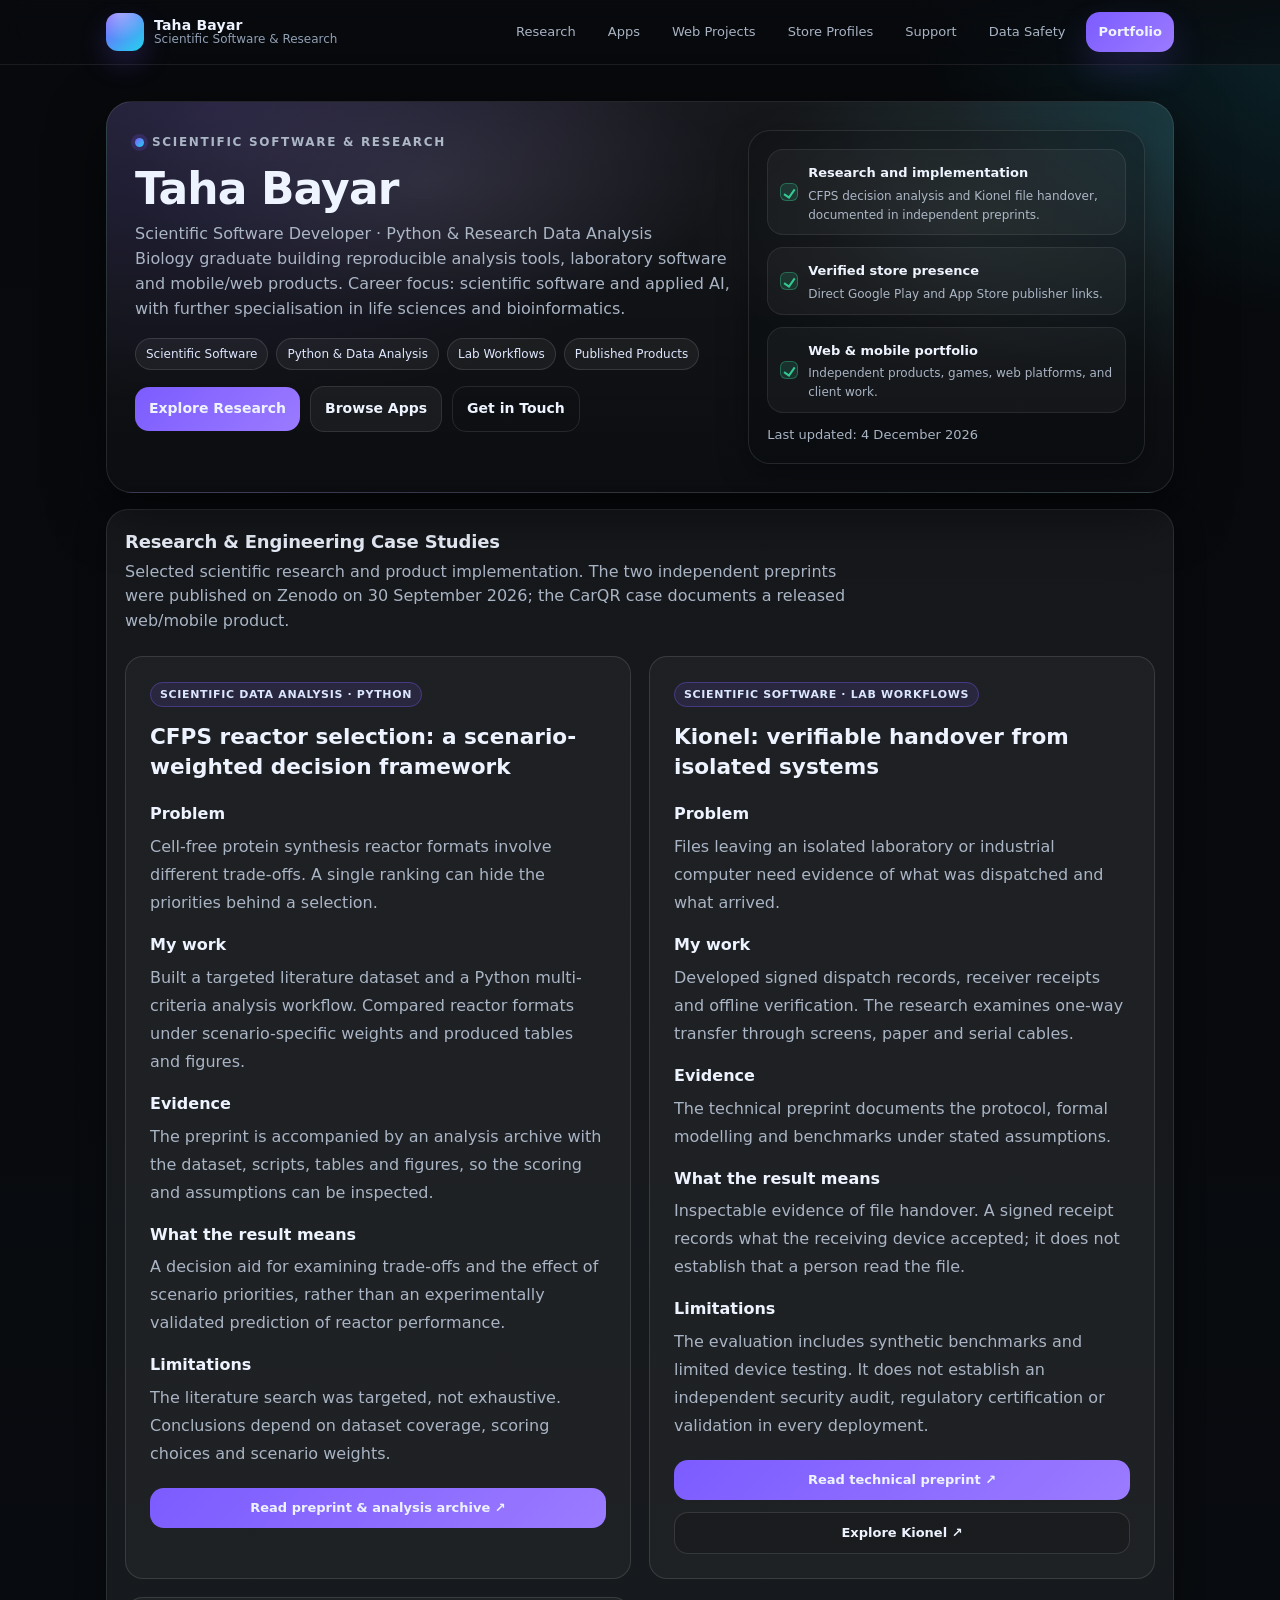
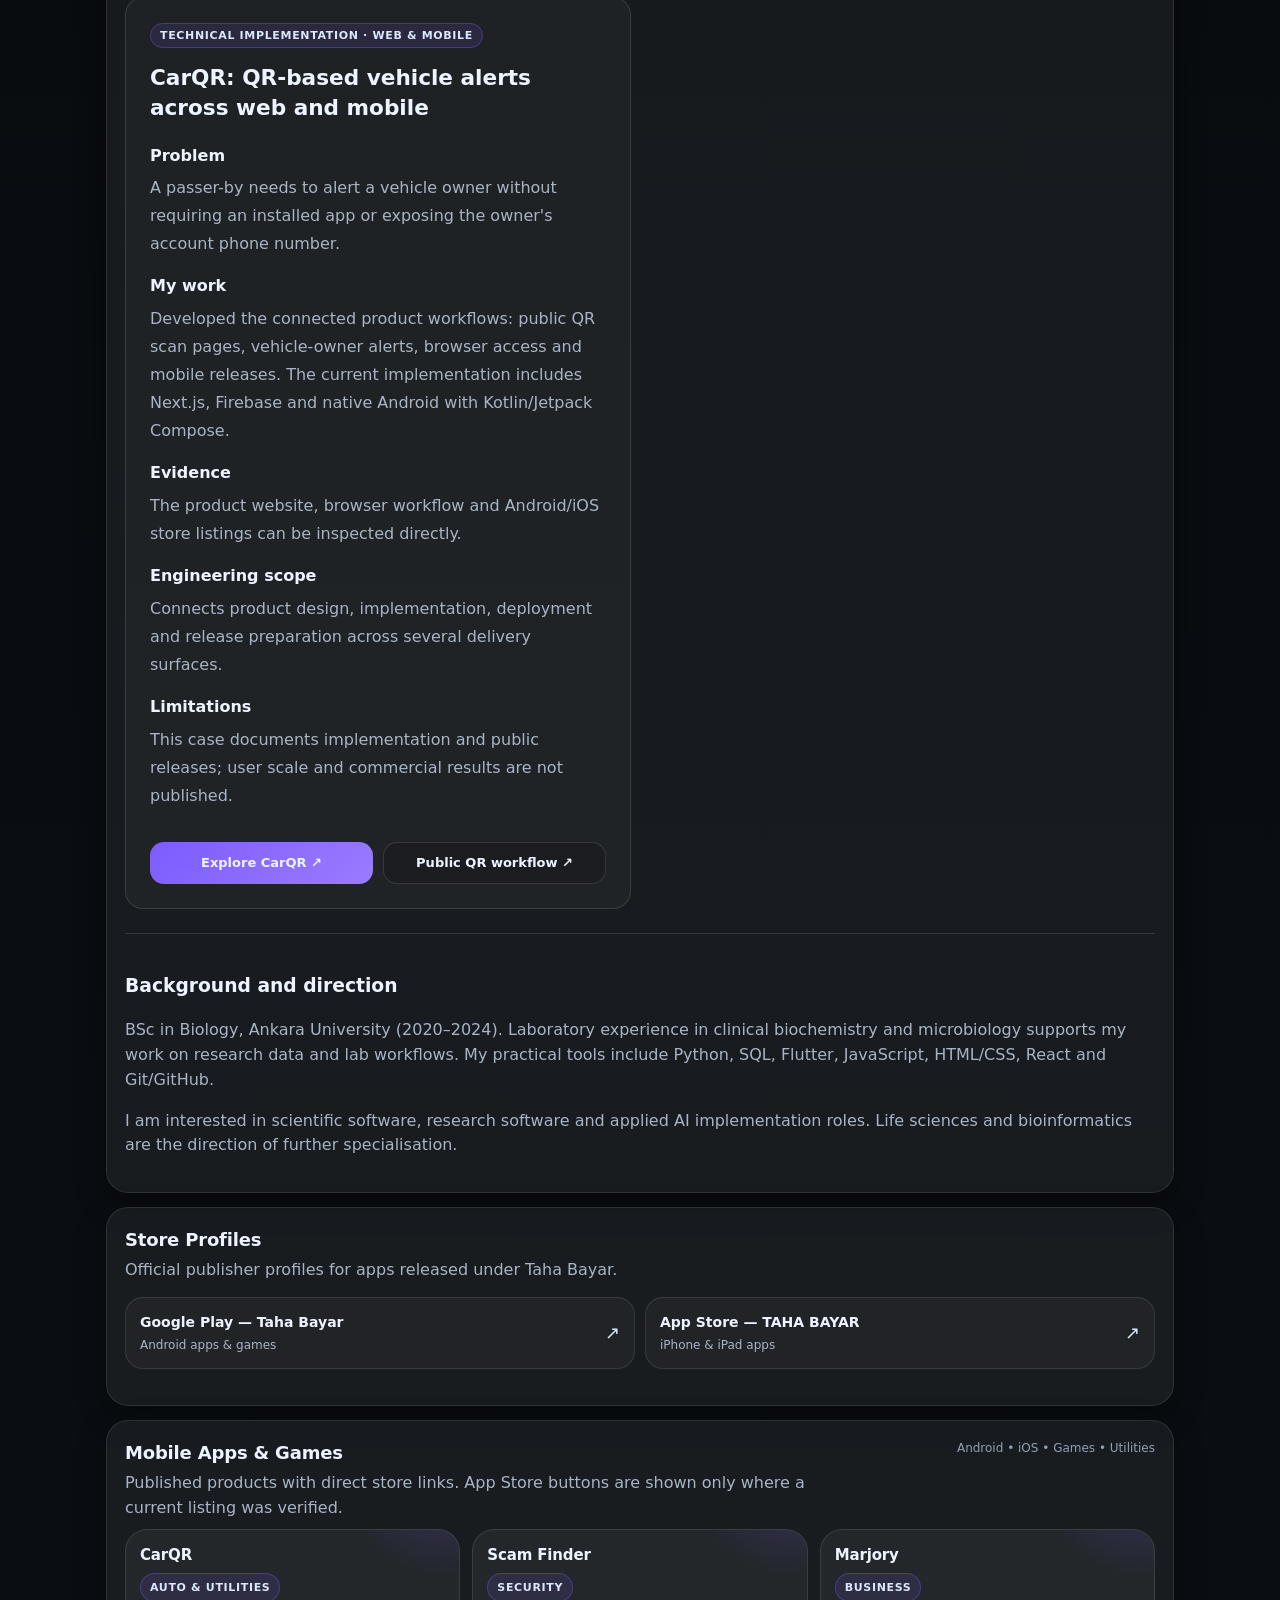
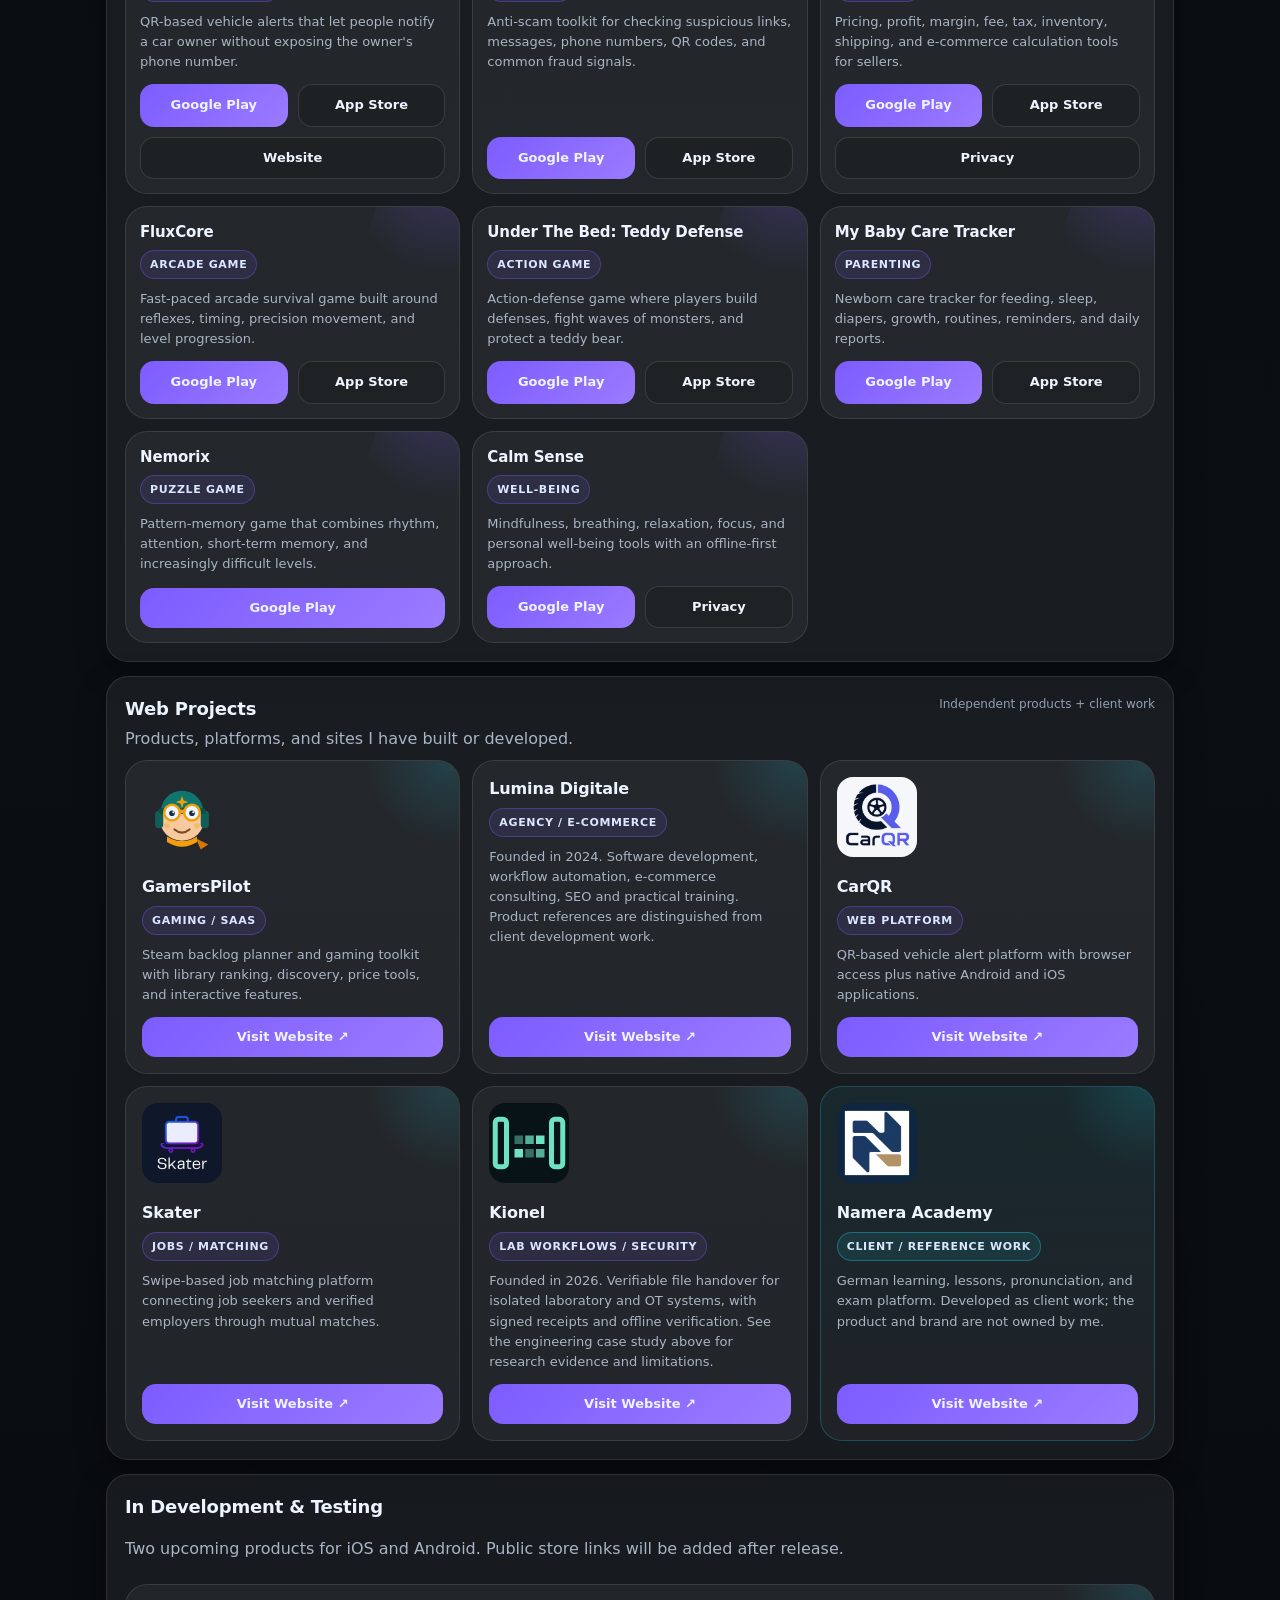
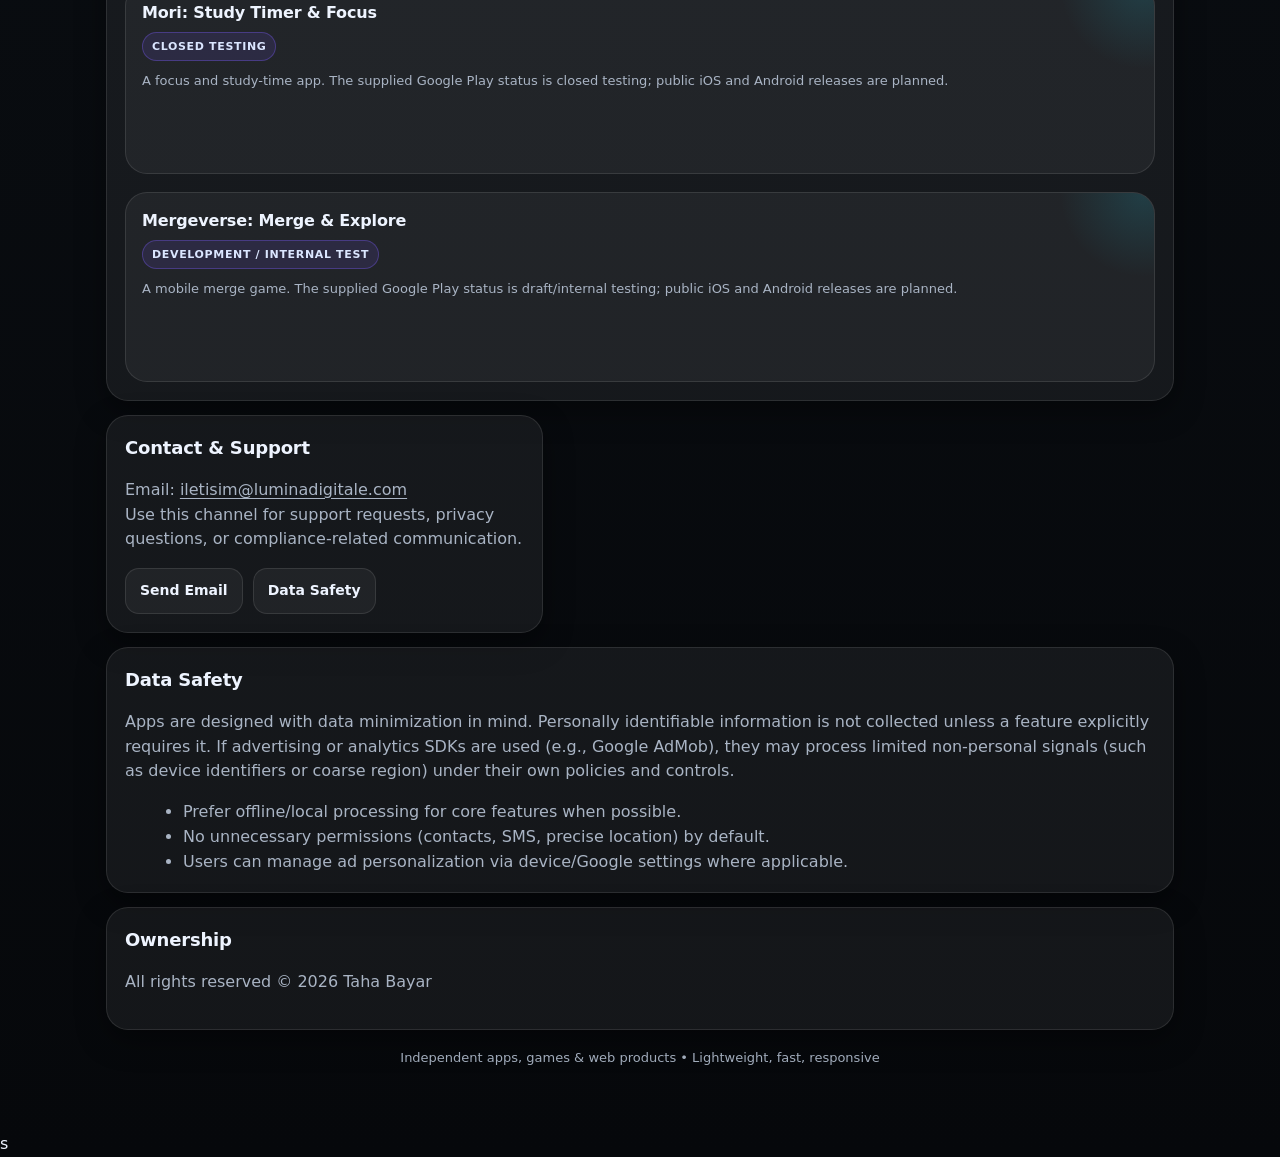
<file: index.html>
<!DOCTYPE html>

<html lang="en">
<head>
<meta charset="utf-8"/>
<meta content="width=device-width, initial-scale=1" name="viewport"/>
<meta content="dark" name="color-scheme"/>
<title>Taha Bayar — Scientific Software Developer &amp; Research Data Analysis</title>
<meta content="Taha Bayar: scientific software developer and biology graduate. Python research analysis, Kionel, CFPS research, published mobile apps and web products." name="description"/>
<style>
    :root{
      --bg:#07090c;
      --bg2:#0b0f14;
      --card:rgba(255,255,255,.06);
      --stroke:rgba(255,255,255,.12);
      --text:#eef4ff;
      --muted:#a9b4c4;
      --muted2:#91a0b4;

      --accent:#7c5cff;
      --accent2:#22d3ee;
      --ok:#34d399;

      --ring: rgba(124,92,255,.28);
      --shadow: 0 18px 55px rgba(0,0,0,.55);
      --shadow2: 0 10px 30px rgba(0,0,0,.38);

      --r: 22px;
      --max: 1100px;
      --font: system-ui, -apple-system, Segoe UI, Roboto, Helvetica, Arial, sans-serif;
    }

    *{ box-sizing:border-box; }
    html{ scroll-behavior:smooth; }
    body{
      margin:0;
      font-family:var(--font);
      color:var(--text);
      background:
        radial-gradient(1200px 700px at 10% -10%, rgba(124,92,255,.22), transparent 60%),
        radial-gradient(900px 600px at 110% 0%, rgba(34,211,238,.16), transparent 55%),
        radial-gradient(800px 500px at 50% 120%, rgba(124,92,255,.12), transparent 60%),
        linear-gradient(180deg, var(--bg), var(--bg2) 65%, #06080b);
      line-height:1.55;
    }
    a{ color:inherit; text-decoration:none; }
    code{ color:#dbe6ff; }

    .wrap{ max-width:var(--max); margin:0 auto; padding:18px 16px 64px; }

    /* ===== Top Nav ===== */
    .topbar{
      position:sticky;
      top:0;
      z-index:20;
      padding:12px 0;
      backdrop-filter: blur(14px);
      -webkit-backdrop-filter: blur(14px);
      background: linear-gradient(180deg, rgba(8,10,14,.78), rgba(8,10,14,.55));
      border-bottom:1px solid rgba(255,255,255,.08);
    }
    .topbar-inner{
      max-width:var(--max);
      margin:0 auto;
      padding:0 16px;
      display:flex;
      align-items:center;
      justify-content:space-between;
      gap:12px;
    }
    .brand{
      display:flex;
      align-items:center;
      gap:10px;
      min-width: 180px;
    }
    .logo{
      width:38px;height:38px;border-radius:12px;
      background: linear-gradient(135deg, var(--accent), var(--accent2));
      box-shadow: 0 12px 28px rgba(124,92,255,.22);
      position:relative;
      overflow:hidden;
    }
    .logo::after{
      content:"";
      position:absolute; inset:-30%;
      background: radial-gradient(circle at 30% 20%, rgba(255,255,255,.7), transparent 45%);
      transform: rotate(20deg);
      opacity:.55;
    }
    .brand-title{ display:flex; flex-direction:column; line-height:1.05; }
    .brand-title b{ font-size:14px; letter-spacing:.2px; }
    .brand-title span{ font-size:12px; color:var(--muted2); }

    .nav{
      display:flex;
      align-items:center;
      gap:10px;
      flex-wrap:wrap;
      justify-content:flex-end;
    }
    .nav a{
      font-size:13px;
      color:var(--muted);
      padding:9px 10px;
      border-radius:12px;
      border:1px solid transparent;
      transition:.18s ease;
    }
    .nav a:hover{
      color:var(--text);
      border-color: rgba(255,255,255,.12);
      background: rgba(255,255,255,.04);
    }
    .nav .cta{
      display:inline-flex; align-items:center; gap:8px;
      padding:10px 12px;
      border-radius:14px;
      border:1px solid rgba(255,255,255,.12);
      background: rgba(255,255,255,.05);
      color:var(--text);
      font-weight:650;
      box-shadow: 0 0 0 0 var(--ring);
      transition:.18s ease;
    }
    .nav .cta:hover{
      transform: translateY(-1px);
      box-shadow: 0 0 0 6px var(--ring);
    }
    .nav .cta.primary{
      border:none;
      background: linear-gradient(135deg, var(--accent), #9b7bff);
      box-shadow: 0 16px 34px rgba(124,92,255,.18);
    }

    /* ===== Hero ===== */
    .hero{
      margin-top:18px;
      border-radius: calc(var(--r) + 4px);
      border:1px solid rgba(255,255,255,.10);
      background:
        linear-gradient(180deg, rgba(255,255,255,.06), rgba(255,255,255,.02)),
        radial-gradient(900px 500px at 10% 0%, rgba(124,92,255,.18), transparent 60%),
        radial-gradient(700px 450px at 100% 10%, rgba(34,211,238,.12), transparent 55%);
      box-shadow: var(--shadow);
      overflow:hidden;
      position:relative;
    }
    .hero::before{
      content:"";
      position:absolute; inset:0;
      background:
        radial-gradient(500px 240px at 30% 20%, rgba(255,255,255,.08), transparent 60%),
        radial-gradient(420px 240px at 80% 30%, rgba(255,255,255,.06), transparent 65%);
      pointer-events:none;
    }
    .hero-inner{
      padding:28px;
      display:grid;
      grid-template-columns: 1.2fr .8fr;
      gap:18px;
      align-items:stretch;
    }
    .kicker{
      display:inline-flex; align-items:center; gap:8px;
      font-size:12px;
      letter-spacing:.14em;
      text-transform:uppercase;
      color:var(--muted);
      font-weight:800;
    }
    .dot{
      width:9px;height:9px;border-radius:999px;
      background: linear-gradient(135deg, var(--accent), var(--accent2));
      box-shadow: 0 0 0 4px rgba(124,92,255,.18);
    }
    h1{
      margin:10px 0 0;
      font-size: clamp(30px, 3.6vw, 44px);
      line-height:1.08;
      letter-spacing:-.02em;
    }
    .sub{
      margin-top:10px;
      color:var(--muted);
      font-size: clamp(14px, 1.4vw, 16px);
      max-width: 60ch;
    }
    .tagline{
      margin-top:12px;
      display:flex;
      flex-wrap:wrap;
      gap:8px;
    }
    .chip{
      font-size:12px;
      color:#dfe7ff;
      border:1px solid rgba(255,255,255,.12);
      background: rgba(255,255,255,.05);
      padding:6px 10px;
      border-radius:999px;
    }
    .hero-actions{
      margin-top:16px;
      display:flex;
      flex-wrap:wrap;
      gap:10px;
      align-items:center;
    }
    .btn{
      display:inline-flex; align-items:center; gap:9px;
      padding:11px 14px;
      border-radius:14px;
      background: rgba(255,255,255,.05);
      border:1px solid rgba(255,255,255,.10);
      color:var(--text);
      font-weight:700;
      font-size:14px;
      transition:.18s ease;
      box-shadow: 0 0 0 0 var(--ring);
    }
    .btn:hover{ transform: translateY(-1px); box-shadow: 0 0 0 6px var(--ring); }
    .btn.primary{
      border:none;
      background: linear-gradient(135deg, var(--accent), #9b7bff);
    }
    .btn.ghost{ background: transparent; }
    .icon{ width:18px; height:18px; display:inline-block; }

    .hero-side{
      border-radius: var(--r);
      border:1px solid rgba(255,255,255,.10);
      background: rgba(10,12,16,.35);
      box-shadow: var(--shadow2);
      padding:18px;
      display:flex;
      flex-direction:column;
      justify-content:space-between;
      gap:12px;
    }

    /* Ticks centered */
    .stat{
      display:flex;
      gap:10px;
      align-items:center;
      padding:10px 12px;
      border-radius: 16px;
      background: rgba(255,255,255,.04);
      border:1px solid rgba(255,255,255,.08);
    }
    .stat b{ font-size:13px; }
    .stat p{ margin:2px 0 0; font-size:12px; color:var(--muted); }
    .check{
      width:18px;height:18px;border-radius:6px;
      background: rgba(52,211,153,.14);
      border:1px solid rgba(52,211,153,.35);
      position:relative;
      flex: 0 0 auto;
      margin:0;
    }
    .check::after{
      content:"";
      position:absolute;
      left:5px; top:3px;
      width:5px; height:9px;
      border-right:2px solid rgba(52,211,153,.95);
      border-bottom:2px solid rgba(52,211,153,.95);
      transform: rotate(35deg);
    }

    /* ===== Sections ===== */
    .section{
      margin-top:16px;
      display:grid;
      gap:14px;
      grid-template-columns: repeat(12, 1fr);
    }
    .card{
      grid-column: span 12;
      background: var(--card);
      border:1px solid rgba(255,255,255,.10);
      border-radius: var(--r);
      box-shadow: var(--shadow2);
      padding:18px;
    }
    .card h2{
      margin:0 0 10px;
      font-size:18px;
      letter-spacing:-.01em;
    }
    .muted{ color: var(--muted); }

    .span-7{ grid-column: span 7; }
    .span-5{ grid-column: span 5; }

    /* ===== Apps ===== */
    .apps-grid{
      display:grid;
      gap:12px;
      grid-template-columns: repeat(12, 1fr);
      margin-top:8px;
    }
    .app{
      grid-column: span 4;
      border-radius: var(--r);
      border:1px solid rgba(255,255,255,.10);
      background: rgba(255,255,255,.05);
      padding:14px;
      position:relative;
      overflow:hidden;
      transition: .18s ease;
      display:flex;
      flex-direction:column;
    }
    .app:hover{
      transform: translateY(-2px);
      border-color: rgba(255,255,255,.18);
      background: rgba(255,255,255,.07);
    }
    .app::before{
      content:"";
      position:absolute; inset:-40% -30% auto auto;
      width:180px; height:180px;
      background: radial-gradient(circle at 30% 30%, rgba(124,92,255,.25), transparent 60%);
      transform: rotate(18deg);
      pointer-events:none;
    }

    /* ✅ CHANGE: title top becomes vertical (name then badge) */
    .app-top{
      display:flex;
      flex-direction:column;
      align-items:flex-start;
      gap:6px;
    }

    /* ✅ CHANGE: title becomes one-line horizontal, no clamp */
    .app-name{
      font-weight:850;
      letter-spacing:-.01em;
      font-size:15px;
      margin:0;
      white-space:nowrap;
      overflow:hidden;
      text-overflow:ellipsis;
      max-width:100%;
    }

    .badge{
      font-size:11px;
      font-weight:800;
      letter-spacing:.06em;
      text-transform:uppercase;
      color:#dbe6ff;
      padding:5px 9px;
      border-radius:999px;
      border:1px solid rgba(124,92,255,.35);
      background: rgba(124,92,255,.12);
      flex: 0 0 auto;
      white-space:nowrap;
    }

    /* description */
    .app-desc{
      margin:10px 0 0;
      font-size:13px;
      color: var(--muted);
      overflow:hidden;
      display:-webkit-box;
      -webkit-line-clamp: 3;
      -webkit-box-orient: vertical;
      min-height: 60px;
      word-break: break-word;
      hyphens: auto;
    }

    .app-actions{
      display:flex;
      flex-wrap:wrap;
      gap:10px;
      margin-top:auto;
      padding-top:12px;
    }
    .link-btn{
      display:inline-flex;
      align-items:center;
      justify-content:center;
      gap:8px;
      padding:10px 12px;
      border-radius:14px;
      border:1px solid rgba(255,255,255,.12);
      background: rgba(0,0,0,.15);
      font-weight:750;
      font-size:13px;
      transition:.18s ease;
      box-shadow: 0 0 0 0 var(--ring);
      width: 100%;
      text-align:center;
    }
    .link-btn:hover{
      transform: translateY(-1px);
      box-shadow: 0 0 0 6px var(--ring);
    }
    .link-btn.primary{
      border:none;
      background: linear-gradient(135deg, var(--accent), #9b7bff);
    }

    /* Hida: future-ready */
    .app.disabled{ opacity:.72; }
    .link-btn[aria-disabled="true"]{
      cursor:not-allowed;
      opacity:.75;
      background: rgba(255,255,255,.04);
      border:1px solid rgba(255,255,255,.10);
      box-shadow:none;
    }
    .link-btn[aria-disabled="true"]:hover{
      transform:none;
      box-shadow:none;
    }


    /* ===== Store profiles & web projects ===== */
    .store-profiles{
      display:grid;
      grid-template-columns:repeat(2, minmax(0, 1fr));
      gap:10px;
      margin:14px 0 18px;
    }
    .store-profile{
      display:flex;
      align-items:center;
      justify-content:space-between;
      gap:12px;
      padding:14px;
      border-radius:18px;
      border:1px solid rgba(255,255,255,.10);
      background:rgba(255,255,255,.04);
      transition:.18s ease;
    }
    .store-profile:hover{
      transform:translateY(-1px);
      border-color:rgba(255,255,255,.18);
      background:rgba(255,255,255,.06);
    }
    .store-profile b{display:block;font-size:14px;}
    .store-profile span{display:block;margin-top:2px;font-size:12px;color:var(--muted);}
    .store-arrow{font-size:18px;color:#dbe6ff;flex:0 0 auto;}

    .projects-grid{
      display:grid;
      gap:12px;
      grid-template-columns:repeat(12, 1fr);
      margin-top:8px;
    }
    .project{
      grid-column:span 4;
      border-radius:var(--r);
      border:1px solid rgba(255,255,255,.10);
      background:rgba(255,255,255,.05);
      padding:16px;
      display:flex;
      flex-direction:column;
      min-height:190px;
      transition:.18s ease;
      position:relative;
      overflow:hidden;
    }
    .project:hover{
      transform:translateY(-2px);
      border-color:rgba(255,255,255,.18);
      background:rgba(255,255,255,.07);
    }
    .project::before{
      content:"";
      position:absolute;
      width:180px;height:180px;
      right:-80px;top:-90px;
      border-radius:999px;
      background:radial-gradient(circle, rgba(34,211,238,.15), transparent 66%);
      pointer-events:none;
    }
    .project h3{margin:0;font-size:16px;letter-spacing:-.01em;}
    .project p{margin:10px 0 0;font-size:13px;color:var(--muted);}
    .project .app-actions{margin-top:auto;}
    .project.reference{
      border-color:rgba(34,211,238,.24);
      background:linear-gradient(180deg, rgba(34,211,238,.07), rgba(255,255,255,.04));
    }
    .badge.client{
      border-color:rgba(34,211,238,.35);
      background:rgba(34,211,238,.10);
    }
    .section-head{
      display:flex;
      align-items:flex-start;
      justify-content:space-between;
      gap:14px;
      flex-wrap:wrap;
      margin-bottom:6px;
    }
    .section-head h2{margin-bottom:4px;}
    .section-head p{margin:0;max-width:72ch;}
    .mini-note{font-size:12px;color:var(--muted2);}
    .app-actions .link-btn{
      width:auto;
      flex:1 1 130px;
    }

    @media (max-width: 980px){
      .project{grid-column:span 6;}
    }
    @media (max-width: 620px){
      .store-profiles{grid-template-columns:1fr;}
      .project{grid-column:span 12;}
    }

    /* ===== Footer ===== */
    footer{
      margin-top:18px;
      text-align:center;
      color: var(--muted);
      font-size:13px;
      opacity:.95;
    }

    /* ===== Responsive ===== */
    @media (max-width: 980px){
      .hero-inner{ grid-template-columns: 1fr; }
      .span-7,.span-5{ grid-column: span 12; }
      .app{ grid-column: span 6; }
    }
    @media (max-width: 620px){
      .app{ grid-column: span 12; }
      .hero-inner{ padding:18px; }
      .topbar-inner{ gap:10px; }
      .brand{ min-width: unset; }
      .nav .cta.primary{ width: 100%; justify-content:center; }
    }
    @media (prefers-reduced-motion: reduce){
      *{ scroll-behavior:auto !important; transition:none !important; }
    }
  </style>
<link href="https://apeiron01.github.io/" rel="canonical"/>
<meta content="Taha Bayar — Scientific Software &amp; Research Data Analysis" property="og:title"/>
<meta content="Biology background, reproducible Python analysis and shipped software. Explore Kionel, CFPS research and mobile products." property="og:description"/>
<meta content="https://apeiron01.github.io/" property="og:url"/>
<meta content="website" property="og:type"/>
<link href="career.css" rel="stylesheet"/>
<script type="application/ld+json">{
  "@context": "https://schema.org",
  "@type": "Person",
  "name": "Taha Bayar",
  "url": "https://apeiron01.github.io/",
  "jobTitle": "Scientific Software Developer",
  "sameAs": [
    "https://github.com/Apeiron01",
    "https://www.linkedin.com/in/tahabyr/"
  ],
  "knowsAbout": [
    "Python",
    "Research data analysis",
    "Biology",
    "Software development"
  ]
}</script>
</head>
<body>
<!-- Top Nav -->
<div class="topbar">
<div class="topbar-inner">
<a aria-label="Home" class="brand" href="#top">
<div aria-hidden="true" class="logo"></div>
<div class="brand-title">
<b>Taha Bayar</b>
<span>Scientific Software &amp; Research</span>
</div>
</a>
<nav aria-label="Primary navigation" class="nav">
<a href="#research">Research</a><a href="#apps">Apps</a>
<a href="#projects">Web Projects</a>
<a href="#stores">Store Profiles</a>
<a href="#privacy">Support</a>
<a href="#safety">Data Safety</a>
<a class="cta primary" href="#projects">Portfolio</a>
</nav>
</div>
</div>
<div class="wrap" id="top">
<!-- Hero -->
<section aria-label="Hero" class="hero">
<div class="hero-inner">
<div>
<div class="kicker"><span class="dot"></span> Scientific Software &amp; Research</div>
<h1>Taha Bayar</h1>
<p class="sub">Scientific Software Developer · Python &amp; Research Data Analysis<br/>Biology graduate building reproducible analysis tools, laboratory software and mobile/web products. Career focus: scientific software and applied AI, with further specialisation in life sciences and bioinformatics.</p>
<div aria-label="Highlights" class="tagline"><span class="chip">Scientific Software</span><span class="chip">Python &amp; Data Analysis</span><span class="chip">Lab Workflows</span><span class="chip">Published Products</span></div>
<div class="hero-actions">
<a aria-label="See research and case studies" class="btn primary" href="#research">Explore Research</a>
<a aria-label="See apps" class="btn" href="#apps">Browse Apps</a>
<a aria-label="Discuss research or software work" class="btn ghost" href="mailto:iletisim@luminadigitale.com">Get in Touch</a>
</div>
</div>
<aside aria-label="Key notes" class="hero-side">
<div class="stat">
<div aria-hidden="true" class="check"></div>
<div>
<b>Research and implementation</b>
<p>CFPS decision analysis and Kionel file handover, documented in independent preprints.</p>
</div>
</div>
<div class="stat">
<div aria-hidden="true" class="check"></div>
<div>
<b>Verified store presence</b>
<p>Direct Google Play and App Store publisher links.</p>
</div>
</div>
<div class="stat">
<div aria-hidden="true" class="check"></div>
<div>
<b>Web &amp; mobile portfolio</b>
<p>Independent products, games, web platforms, and client work.</p>
</div>
</div>
<div class="muted" style="margin-top:auto; font-size:13px;">
            Last updated: <span id="date"></span>
</div>
</aside>
</div>
</section>
<!-- Content -->
<section class="section">
<div class="card" id="research">
<div class="section-head"><div><h2>Research &amp; Engineering Case Studies</h2><p class="muted">Selected scientific research and product implementation. The two independent preprints were published on Zenodo on 30 September 2026; the CarQR case documents a released web/mobile product.</p></div></div>
<div class="research-grid">
<article class="research-case">
<span class="badge">Scientific data analysis · Python</span>
<h3>CFPS reactor selection: a scenario-weighted decision framework</h3>
<dl>
<dt>Problem</dt><dd>Cell-free protein synthesis reactor formats involve different trade-offs. A single ranking can hide the priorities behind a selection.</dd>
<dt>My work</dt><dd>Built a targeted literature dataset and a Python multi-criteria analysis workflow. Compared reactor formats under scenario-specific weights and produced tables and figures.</dd>
<dt>Evidence</dt><dd>The preprint is accompanied by an analysis archive with the dataset, scripts, tables and figures, so the scoring and assumptions can be inspected.</dd>
<dt>What the result means</dt><dd>A decision aid for examining trade-offs and the effect of scenario priorities, rather than an experimentally validated prediction of reactor performance.</dd>
<dt>Limitations</dt><dd>The literature search was targeted, not exhaustive. Conclusions depend on dataset coverage, scoring choices and scenario weights.</dd>
</dl>
<a class="link-btn primary" href="https://zenodo.org/records/23070875" rel="noopener noreferrer" target="_blank">Read preprint &amp; analysis archive ↗</a>
</article>
<article class="research-case">
<span class="badge">Scientific software · Lab workflows</span>
<h3>Kionel: verifiable handover from isolated systems</h3>
<dl>
<dt>Problem</dt><dd>Files leaving an isolated laboratory or industrial computer need evidence of what was dispatched and what arrived.</dd>
<dt>My work</dt><dd>Developed signed dispatch records, receiver receipts and offline verification. The research examines one-way transfer through screens, paper and serial cables.</dd>
<dt>Evidence</dt><dd>The technical preprint documents the protocol, formal modelling and benchmarks under stated assumptions.</dd>
<dt>What the result means</dt><dd>Inspectable evidence of file handover. A signed receipt records what the receiving device accepted; it does not establish that a person read the file.</dd>
<dt>Limitations</dt><dd>The evaluation includes synthetic benchmarks and limited device testing. It does not establish an independent security audit, regulatory certification or validation in every deployment.</dd>
</dl>
<div class="research-actions"><a class="link-btn primary" href="https://zenodo.org/records/23064776" rel="noopener noreferrer" target="_blank">Read technical preprint ↗</a><a class="link-btn" href="https://kionel.com/" rel="noopener noreferrer" target="_blank">Explore Kionel ↗</a></div>
</article>
<article class="research-case" id="carqr-case"><span class="badge">Technical implementation · Web &amp; mobile</span><h3>CarQR: QR-based vehicle alerts across web and mobile</h3><dl><dt>Problem</dt><dd>A passer-by needs to alert a vehicle owner without requiring an installed app or exposing the owner's account phone number.</dd><dt>My work</dt><dd>Developed the connected product workflows: public QR scan pages, vehicle-owner alerts, browser access and mobile releases. The current implementation includes Next.js, Firebase and native Android with Kotlin/Jetpack Compose.</dd><dt>Evidence</dt><dd>The product website, browser workflow and Android/iOS store listings can be inspected directly.</dd><dt>Engineering scope</dt><dd>Connects product design, implementation, deployment and release preparation across several delivery surfaces.</dd><dt>Limitations</dt><dd>This case documents implementation and public releases; user scale and commercial results are not published.</dd></dl><div class="app-actions"><a class="link-btn primary" href="https://carqrapp.com/" rel="noopener noreferrer" target="_blank">Explore CarQR ↗</a><a class="link-btn" href="https://carqrapp.com/free-qr" rel="noopener noreferrer" target="_blank">Public QR workflow ↗</a></div></article></div>
<div class="career-note"><h3>Background and direction</h3><p>BSc in Biology, Ankara University (2020–2024). Laboratory experience in clinical biochemistry and microbiology supports my work on research data and lab workflows. My practical tools include Python, SQL, Flutter, JavaScript, HTML/CSS, React and Git/GitHub.</p><p>I am interested in scientific software, research software and applied AI implementation roles. Life sciences and bioinformatics are the direction of further specialisation.</p></div>
</div>
<div class="card" id="stores">
<div class="section-head">
<div>
<h2>Store Profiles</h2>
<p class="muted">Official publisher profiles for apps released under Taha Bayar.</p>
</div>
</div>
<div class="store-profiles">
<a class="store-profile" href="https://play.google.com/store/apps/dev?id=5415958922939036186" rel="noopener" target="_blank">
<div>
<b>Google Play — Taha Bayar</b>
<span>Android apps &amp; games</span>
</div>
<div aria-hidden="true" class="store-arrow">↗</div>
</a>
<a class="store-profile" href="https://apps.apple.com/tr/developer/taha-bayar/id6786097251" rel="noopener" target="_blank">
<div>
<b>App Store — TAHA BAYAR</b>
<span>iPhone &amp; iPad apps</span>
</div>
<div aria-hidden="true" class="store-arrow">↗</div>
</a>
</div>
</div>
<div class="card" id="apps">
<div class="section-head">
<div>
<h2>Mobile Apps &amp; Games</h2>
<p class="muted">
              Published products with direct store links. App Store buttons are shown only where a current listing was verified.
            </p>
</div>
<div class="mini-note">Android • iOS • Games • Utilities</div>
</div>
<div class="apps-grid">
<article aria-label="CarQR app" class="app">
<div class="app-top">
<p class="app-name">CarQR</p>
<span class="badge">Auto &amp; Utilities</span>
</div>
<p class="app-desc">QR-based vehicle alerts that let people notify a car owner without exposing the owner's phone number.</p>
<div class="app-actions">
<a class="link-btn primary" href="https://play.google.com/store/apps/details?id=com.carqr.app" rel="noopener" target="_blank">Google Play</a>
<a class="link-btn" href="https://apps.apple.com/tr/app/carqr-app/id6786097249" rel="noopener" target="_blank">App Store</a>
<a class="link-btn" href="https://carqrapp.com/" rel="noopener" target="_blank">Website</a>
</div>
</article>
<article aria-label="Scam Finder app" class="app">
<div class="app-top">
<p class="app-name">Scam Finder</p>
<span class="badge">Security</span>
</div>
<p class="app-desc">Anti-scam toolkit for checking suspicious links, messages, phone numbers, QR codes, and common fraud signals.</p>
<div class="app-actions">
<a class="link-btn primary" href="https://play.google.com/store/apps/details?id=com.scamfinder" rel="noopener" target="_blank">Google Play</a>
<a class="link-btn" href="https://apps.apple.com/tr/app/scam-finder/id6806439428" rel="noopener" target="_blank">App Store</a>
</div>
</article>
<article aria-label="Marjory app" class="app">
<div class="app-top">
<p class="app-name">Marjory</p>
<span class="badge">Business</span>
</div>
<p class="app-desc">Pricing, profit, margin, fee, tax, inventory, shipping, and e-commerce calculation tools for sellers.</p>
<div class="app-actions">
<a class="link-btn primary" href="https://play.google.com/store/apps/details?id=com.marjory.app" rel="noopener" target="_blank">Google Play</a>
<a class="link-btn" href="https://apps.apple.com/tr/app/marjory/id6796778197" rel="noopener" target="_blank">App Store</a>
<a class="link-btn" href="https://sites.google.com/view/marjoryapp/ana-sayfa" rel="noopener" target="_blank">Privacy</a>
</div>
</article>

<article aria-label="FluxCore game" class="app">
<div class="app-top">
<p class="app-name">FluxCore</p>
<span class="badge">Arcade Game</span>
</div>
<p class="app-desc">Fast-paced arcade survival game built around reflexes, timing, precision movement, and level progression.</p>
<div class="app-actions">
<a class="link-btn primary" href="https://play.google.com/store/apps/details?id=com.orbitflux" rel="noopener" target="_blank">Google Play</a>
<a class="link-btn" href="https://apps.apple.com/tr/app/fluxcore/id6787444573" rel="noopener" target="_blank">App Store</a>
</div>
</article>
<article aria-label="Under The Bed Teddy Defense game" class="app">
<div class="app-top">
<p class="app-name">Under The Bed: Teddy Defense</p>
<span class="badge">Action Game</span>
</div>
<p class="app-desc">Action-defense game where players build defenses, fight waves of monsters, and protect a teddy bear.</p>
<div class="app-actions">
<a class="link-btn primary" href="https://play.google.com/store/apps/details?id=com.underthebed.game" rel="noopener" target="_blank">Google Play</a>
<a class="link-btn" href="https://apps.apple.com/tr/app/under-the-bed-teddy-defense/id6787531629" rel="noopener" target="_blank">App Store</a>
</div>
</article>
<article aria-label="My Baby Care Tracker app" class="app">
<div class="app-top">
<p class="app-name">My Baby Care Tracker</p>
<span class="badge">Parenting</span>
</div>
<p class="app-desc">Newborn care tracker for feeding, sleep, diapers, growth, routines, reminders, and daily reports.</p>
<div class="app-actions">
<a class="link-btn primary" href="https://play.google.com/store/apps/details?id=com.luminadigitale.mybaby" rel="noopener" target="_blank">Google Play</a>
<a class="link-btn" href="https://apps.apple.com/tr/app/my-baby-care-tracker/id6787539325" rel="noopener" target="_blank">App Store</a>
</div>
</article>
<article aria-label="Nemorix game" class="app">
<div class="app-top">
<p class="app-name">Nemorix</p>
<span class="badge">Puzzle Game</span>
</div>
<p class="app-desc">Pattern-memory game that combines rhythm, attention, short-term memory, and increasingly difficult levels.</p>
<div class="app-actions">
<a class="link-btn primary" href="https://play.google.com/store/apps/details?id=com.nemorix.game" rel="noopener" target="_blank">Google Play</a>
</div>
</article>
<article aria-label="Calm Sense app" class="app">
<div class="app-top">
<p class="app-name">Calm Sense</p>
<span class="badge">Well-Being</span>
</div>
<p class="app-desc">Mindfulness, breathing, relaxation, focus, and personal well-being tools with an offline-first approach.</p>
<div class="app-actions">
<a class="link-btn primary" href="https://play.google.com/store/apps/details?id=app.calmsense.studio" rel="noopener" target="_blank">Google Play</a>
<a class="link-btn" href="https://sites.google.com/view/calmsense/ana-sayfa" rel="noopener" target="_blank">Privacy</a>
</div>
</article>

</div>
</div>
<div class="card" id="projects">
<div class="section-head">
<div>
<h2>Web Projects</h2>
<p class="muted">Products, platforms, and sites I have built or developed.</p>
</div>
<div class="mini-note">Independent products + client work</div>
</div>
<div class="projects-grid">
<article class="project"><a aria-label="GamersPilot" class="project-logo" href="https://gamerspilot.com/" rel="noopener noreferrer" target="_blank"><img alt="GamersPilot logo" decoding="async" height="80" loading="lazy" src="assets/references/gamerspilot.svg" width="80"/></a><div class="app-top">
<h3>GamersPilot</h3>
<span class="badge">Gaming / SaaS</span>
</div>
<p>Steam backlog planner and gaming toolkit with library ranking, discovery, price tools, and interactive features.</p>
<div class="app-actions">
<a class="link-btn primary" href="https://gamerspilot.com/" rel="noopener" target="_blank">Visit Website ↗</a>
</div>
</article>
<article class="project">
<div class="app-top">
<h3>Lumina Digitale</h3>
<span class="badge">Agency / E-commerce</span>
</div>
<p>Founded in 2024. Software development, workflow automation, e-commerce consulting, SEO and practical training. Product references are distinguished from client development work.</p>
<div class="app-actions">
<a class="link-btn primary" href="https://luminadigitale.com/" rel="noopener" target="_blank">Visit Website ↗</a>
</div>
</article>
<article class="project"><a aria-label="CarQR" class="project-logo" href="https://carqrapp.com/" rel="noopener noreferrer" target="_blank"><img alt="CarQR logo" decoding="async" height="80" loading="lazy" src="assets/references/carqr.png" width="80"/></a><div class="app-top">
<h3>CarQR</h3>
<span class="badge">Web Platform</span>
</div>
<p>QR-based vehicle alert platform with browser access plus native Android and iOS applications.</p>
<div class="app-actions">
<a class="link-btn primary" href="https://carqrapp.com/" rel="noopener" target="_blank">Visit Website ↗</a>
</div>
</article>
<article class="project"><a aria-label="Skater" class="project-logo" href="https://skaterjob.com/" rel="noopener noreferrer" target="_blank"><img alt="Skater logo" decoding="async" height="80" loading="lazy" src="assets/references/skater.png" width="80"/></a><div class="app-top">
<h3>Skater</h3>
<span class="badge">Jobs / Matching</span>
</div>
<p>Swipe-based job matching platform connecting job seekers and verified employers through mutual matches.</p>
<div class="app-actions">
<a class="link-btn primary" href="https://skaterjob.com/" rel="noopener" target="_blank">Visit Website ↗</a>
</div>
</article>
<article class="project"><a aria-label="Kionel" class="project-logo" href="https://kionel.com/" rel="noopener noreferrer" target="_blank"><img alt="Kionel logo" decoding="async" height="80" loading="lazy" src="assets/references/kionel.svg" width="80"/></a><div class="app-top">
<h3>Kionel</h3>
<span class="badge">Lab Workflows / Security</span>
</div>
<p>Founded in 2026. Verifiable file handover for isolated laboratory and OT systems, with signed receipts and offline verification. See the engineering case study above for research evidence and limitations.</p>
<div class="app-actions">
<a class="link-btn primary" href="https://kionel.com/" rel="noopener" target="_blank">Visit Website ↗</a>
</div>
</article>
<article class="project reference"><a aria-label="Namera Academy" class="project-logo" href="https://academy.nam-era.com/" rel="noopener noreferrer" target="_blank"><img alt="Namera Academy logo" decoding="async" height="80" loading="lazy" src="assets/references/namera.png" width="80"/></a><div class="app-top">
<h3>Namera Academy</h3>
<span class="badge client">Client / Reference Work</span>
</div>
<p>German learning, lessons, pronunciation, and exam platform. Developed as client work; the product and brand are not owned by me.</p>
<div class="app-actions">
<a class="link-btn primary" href="https://academy.nam-era.com/" rel="noopener" target="_blank">Visit Website ↗</a>
</div>
</article>
</div>
</div>
<div class="card" id="in-development">
<h2>In Development &amp; Testing</h2><p class="muted">Two upcoming products for iOS and Android. Public store links will be added after release.</p>
<div class="research-grid upcoming-grid">
<article class="project"><div class="app-top"><h3>Mori: Study Timer &amp; Focus</h3><span class="badge">Closed testing</span></div><p>A focus and study-time app. The supplied Google Play status is closed testing; public iOS and Android releases are planned.</p></article>
<article class="project"><div class="app-top"><h3>Mergeverse: Merge &amp; Explore</h3><span class="badge">Development / internal test</span></div><p>A mobile merge game. The supplied Google Play status is draft/internal testing; public iOS and Android releases are planned.</p></article>
</div>
</div>
<div class="card span-5" id="privacy">
<h2>Contact &amp; Support</h2>
<p class="muted">
          Email: <a href="mailto:iletisim@luminadigitale.com" style="text-decoration:underline; text-underline-offset:3px;">iletisim@luminadigitale.com</a><br/>
          Use this channel for support requests, privacy questions, or compliance-related communication.
        </p>
<div style="margin-top:12px; display:flex; flex-wrap:wrap; gap:10px;">
<a class="btn" href="mailto:iletisim@luminadigitale.com">Send Email</a>
<a class="btn" href="#safety">Data Safety</a>
</div>
</div>
<div class="card" id="safety">
<h2>Data Safety</h2>
<p class="muted">
          Apps are designed with data minimization in mind. Personally identifiable information is not collected unless a feature explicitly requires it.
          If advertising or analytics SDKs are used (e.g., Google AdMob), they may process limited non-personal signals (such as device identifiers or coarse region)
          under their own policies and controls.
        </p>
<ul class="muted" style="margin:10px 0 0 18px;">
<li>Prefer offline/local processing for core features when possible.</li>
<li>No unnecessary permissions (contacts, SMS, precise location) by default.</li>
<li>Users can manage ad personalization via device/Google settings where applicable.</li>
</ul>
</div>
<div class="card">
<h2>Ownership</h2>
<p class="muted">All rights reserved © <span id="year"></span> Taha Bayar</p>
</div>
</section>
<footer>
<div>Independent apps, games &amp; web products • Lightweight, fast, responsive</div>
</footer>
</div>
<script>
    const d = new Date();
    document.getElementById("date").textContent =
      d.toLocaleDateString("en-GB", { year:"numeric", month:"long", day:"numeric" });
    document.getElementById("year").textContent = d.getFullYear();
  </script>
</body>
</html>s
</file>
<file: career.css>
.research-grid { display:grid; grid-template-columns:repeat(2,minmax(0,1fr)); gap:18px; margin-top:22px; }
.research-case { padding:24px; background:rgba(255,255,255,.035); border:1px solid var(--stroke); border-radius:18px; min-width:0; }
.research-case h3 { font-size:1.35rem; line-height:1.4; margin:16px 0; }
.research-case dl { margin:20px 0; }
.research-case dt { color:var(--text); font-weight:700; margin-top:16px; }
.research-case dd { margin:6px 0 0; color:var(--muted); line-height:1.75; }
.research-actions { display:flex; flex-wrap:wrap; gap:12px; }
.career-note { margin-top:24px; border-top:1px solid var(--stroke); padding-top:18px; color:var(--muted); }
.career-note h3 { color:var(--text); }
.project-logo { display:block; width:80px; height:80px; border-radius:16px; overflow:hidden; margin-bottom:18px; padding:0; background:transparent; }
.project-logo img { display:block; width:100%; height:100%; object-fit:contain; }
.project-logo:focus-visible { outline:2px solid var(--accent2); outline-offset:4px; }
@media(max-width:700px) {
  .research-grid { grid-template-columns:1fr; }
  .research-case { padding:20px; }
  .topbar-inner { flex-direction:column; align-items:flex-start; gap:8px; }
  .brand { min-width:0; }
  .brand .logo { flex-shrink:0; }
  .nav { justify-content:flex-start; gap:4px; }
  .nav a { padding:8px 9px; }
  .nav .cta { width:auto; padding:8px 10px; }
}
</file>
